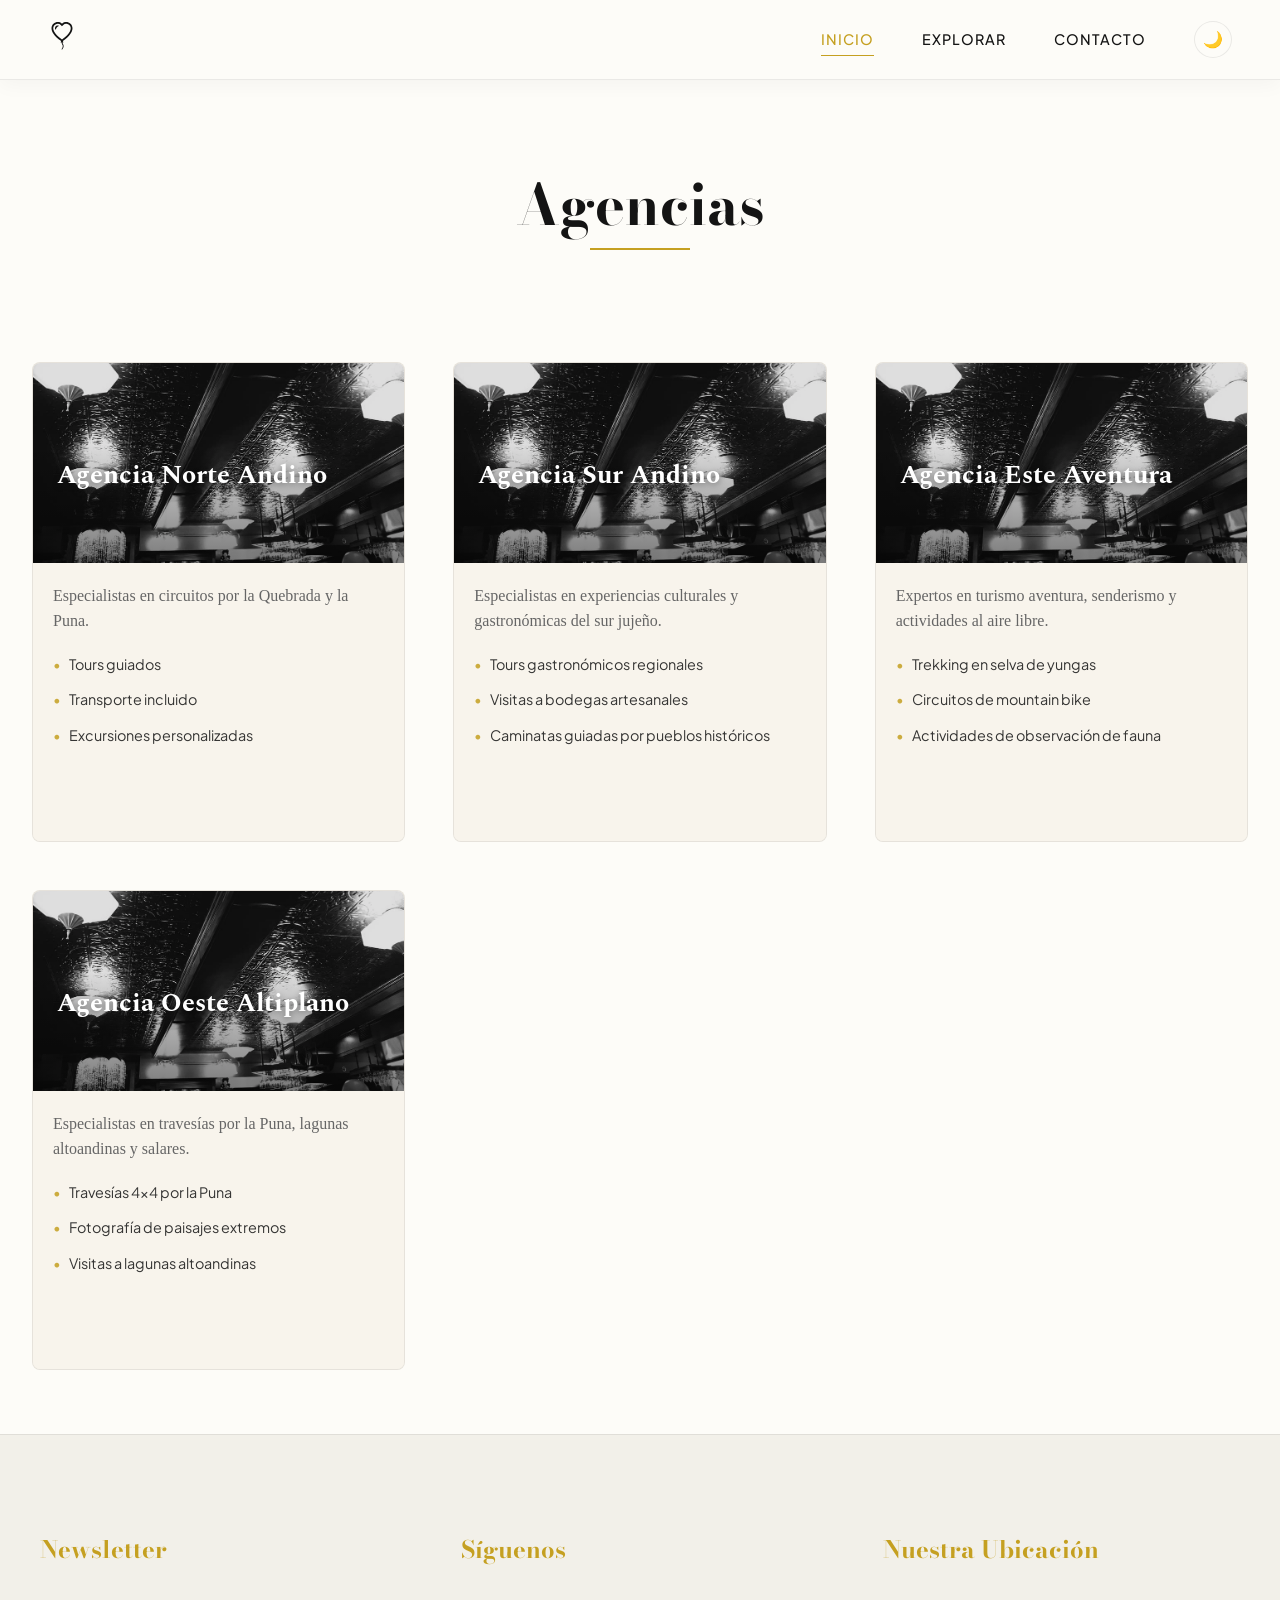
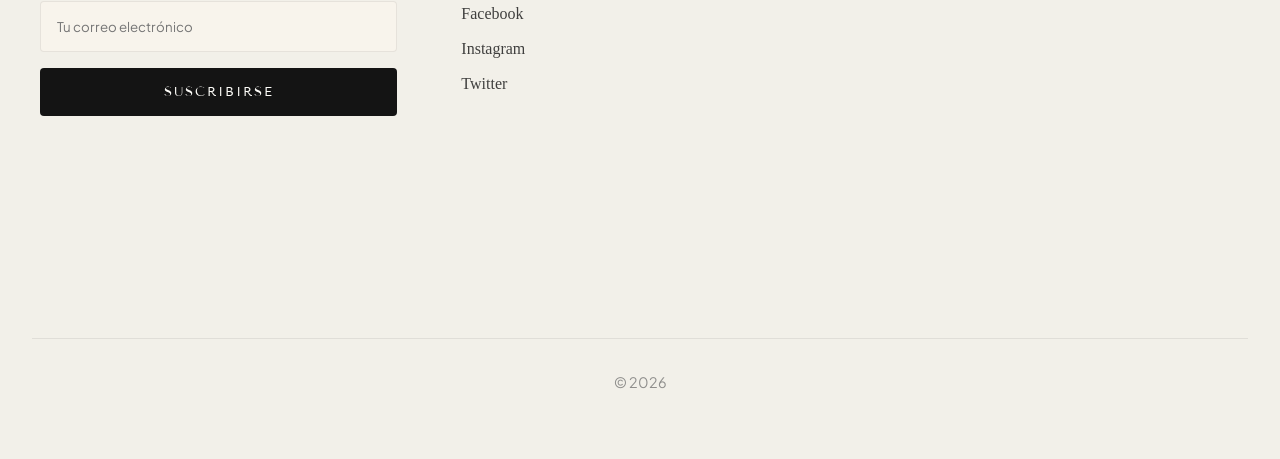
<file: agencies.html>
<!DOCTYPE html>
<html lang="es">

<head>
    <meta charset="UTF-8">
    <meta name="viewport" content="width=device-width, initial-scale=1.0">
    <title>Agencias</title>
    <link
        href="https://fonts.googleapis.com/css2?family=Bodoni+Moda:ital,opsz,wght@0,6..96,400..900;1,6..96,400..900&family=Plus+Jakarta+Sans:wght@300;400;500;600&family=Spectral:wght@400;500;600&family=Tenor+Sans&display=swap"
        rel="stylesheet">
    <link rel="stylesheet" href="css/global.css">
</head>

<body>
    <header class="header">
        <div class="header__container">
            <a class="header__logo" href="index.html">
                <svg xmlns="http://www.w3.org/2000/svg" fill="currentColor" class="bi bi-balloon-heart"
                    viewBox="0 0 16 16">
                    <path fill-rule="evenodd"
                        d="m8 2.42-.717-.737c-1.13-1.161-3.243-.777-4.01.72-.35.685-.451 1.707.236 3.062C4.16 6.753 5.52 8.32 8 10.042c2.479-1.723 3.839-3.29 4.491-4.577.687-1.355.587-2.377.236-3.061-.767-1.498-2.88-1.882-4.01-.721zm-.49 8.5c-10.78-7.44-3-13.155.359-10.063q.068.062.132.129.065-.067.132-.129c3.36-3.092 11.137 2.624.357 10.063l.235.468a.25.25 0 1 1-.448.224l-.008-.017c.008.11.02.202.037.29.054.27.161.488.419 1.003.288.578.235 1.15.076 1.629-.157.469-.422.867-.588 1.115l-.004.007a.25.25 0 1 1-.416-.278c.168-.252.4-.6.533-1.003.133-.396.163-.824-.049-1.246l-.013-.028c-.24-.48-.38-.758-.448-1.102a3 3 0 0 1-.052-.45l-.04.08a.25.25 0 1 1-.447-.224l.235-.468ZM6.013 2.06c-.649-.18-1.483.083-1.85.798-.131.258-.245.689-.08 1.335.063.244.414.198.487-.043.21-.697.627-1.447 1.359-1.692.217-.073.304-.337.084-.398" />
                </svg>
            </a>
            <nav class="nav" aria-label="Navegación principal">
                <ul class="nav__list">
                    <li class="nav__item"><a class="nav__link nav__link--active" href="index.html" aria-current="page">Inicio</a></li>
                    <li class="nav__item nav__item--dropdown">
                        <a class="nav__link" href="#" aria-haspopup="true" aria-expanded="false">Explorar</a>
                        <div class="nav__menu" role="menu">
                            <ul class="nav__sublist">
                                <li class="nav__sublist__item"><a class="nav__sublist__link"
                                        href="destinations.html">Destinos</a></li>
                                <li class="nav__sublist__item"><a class="nav__sublist__link"
                                        href="agencies.html">Agencias</a></li>
                                <li class="nav__sublist__item"><a class="nav__sublist__link"
                                        href="pricing.html">Precios</a></li>
                                <li class="nav__sublist__item"><a class="nav__sublist__link"
                                        href="travel-blog.html">Blog</a></li>
                            </ul>
                        </div>
                    </li>
                    <li class="nav__item"><a class="nav__link" href="contact-form.html">Contacto</a></li>

                    <li class="nav__item">
                        <a class="nav__link">
                            <button id="theme-toggle" class="theme-toggle">🌙</button>
                        </a>
                    </li>
                </ul>
            </nav>
        </div>
    </header>
    <main class="main">
        <h2 class="main__title">Agencias</h2>
        <section class="agencies-grid">
            <article class="agency-card">
                <div class="agency-card__header">
                    <img class="agency-card__header-image" src="assets/img/agency_placeholder.jpg" alt="Agency Image">
                    <div class="agency-card__header-overlay">
                        <h3 class="agency-card__title">Agencia Norte Andino</h3>
                        <div class="rating" role="radiogroup" aria-label="Calificación de la agencia">
                            <input class="rating__input" type="radio" id="norte-5" name="rating-norte" value="5" aria-label="5 estrellas" />
                            <label class="rating__star" for="norte-5">★</label>
                            <input class="rating__input" type="radio" id="norte-4" name="rating-norte" value="4" aria-label="4 estrellas"/>
                            <label class="rating__star" for="norte-4">★</label>
                            <input class="rating__input" type="radio" id="norte-3" name="rating-norte" value="3" aria-label="3 estrellas"/>
                            <label class="rating__star" for="norte-3">★</label>
                            <input class="rating__input" type="radio" id="norte-2" name="rating-norte" value="2" aria-label="2 estrellas"/>
                            <label class="rating__star" for="norte-2">★</label>
                            <input class="rating__input" type="radio" id="norte-1" name="rating-norte" value="1" aria-label="1 estrella"/>
                            <label class="rating__star" for="norte-1">★</label>
                        </div>
                    </div>
                </div>
                <div class="agency-card__flip-container">
                    <div class="agency-card__inner">
                        <div class="agency-card__face agency-card__face--front">
                            <p class="agency-card__summary">Especialistas en circuitos por la Quebrada y la Puna.</p>
                            <ul class="agency-card__features">
                                <li class="agency-card__feature">Tours guiados</li>
                                <li class="agency-card__feature">Transporte incluido</li>
                                <li class="agency-card__feature">Excursiones personalizadas</li>
                            </ul>
                        </div>
                        <div class="agency-card__face agency-card__face--back">
                            <h3 class="agency-card__subtitle">Detalles</h3>
                            <div class="agency-card__info">
                                <p class="agency-card__detail"><strong>Dirección:</strong> Av. Principal 123, San
                                    Salvador de Jujuy</p>
                                <p class="agency-card__detail"><strong>Teléfono:</strong> (0388) 123-4567</p>
                                <p class="agency-card__detail"><strong>Email:</strong> contacto@norteandino.com</p>
                                <p class="agency-card__detail"><strong>Sitio web:</strong>
                                    <a class="agency-card__link" href="#" target="_blank">
                                        www.norteandino.com
                                    </a>
                                </p>
                            </div>
                        </div>
                    </div>
                </div>
            </article>
            <article class="agency-card">
                <div class="agency-card__header">
                    <img class="agency-card__header-image" src="assets/img/agency_placeholder.jpg" alt="Agency Image">
                    <div class="agency-card__header-overlay">
                        <h3 class="agency-card__title">Agencia Sur Andino</h3>
                        <div class="rating">
                            <input class="rating__input" type="radio" id="sur-5" name="rating-sur" value="5" />
                            <label class="rating__star" for="sur-5">★</label>
                            <input class="rating__input" type="radio" id="sur-4" name="rating-sur" value="4" />
                            <label class="rating__star" for="sur-4">★</label>
                            <input class="rating__input" type="radio" id="sur-3" name="rating-sur" value="3" />
                            <label class="rating__star" for="sur-3">★</label>
                            <input class="rating__input" type="radio" id="sur-2" name="rating-sur" value="2" />
                            <label class="rating__star" for="sur-2">★</label>
                            <input class="rating__input" type="radio" id="sur-1" name="rating-sur" value="1" />
                            <label class="rating__star" for="sur-1">★</label>
                        </div>
                    </div>
                </div>
                <div class="agency-card__flip-container">
                    <div class="agency-card__inner">
                        <div class="agency-card__face agency-card__face--front">
                            <p class="agency-card__summary">Especialistas en experiencias culturales y gastronómicas del
                                sur jujeño.</p>
                            <ul class="agency-card__features">
                                <li class="agency-card__feature">Tours gastronómicos regionales</li>
                                <li class="agency-card__feature">Visitas a bodegas artesanales</li>
                                <li class="agency-card__feature">Caminatas guiadas por pueblos históricos</li>
                            </ul>
                        </div>
                        <div class="agency-card__face agency-card__face--back">
                            <h3 class="agency-card__subtitle">Detalles</h3>
                            <div class="agency-card__info">
                                <p class="agency-card__detail"><strong>Dirección:</strong> Calle San Martín 245, San
                                    Salvador de Jujuy</p>
                                <p class="agency-card__detail"><strong>Teléfono:</strong> (0388) 421-8890</p>
                                <p class="agency-card__detail"><strong>Email:</strong> contacto@surandino.com</p>
                                <p class="agency-card__detail"><strong>Sitio web:</strong>
                                    <a class="agency-card__link" href="#" target="_blank">
                                        www.surandino.com
                                    </a>
                                </p>
                            </div>
                        </div>
                    </div>
                </div>
            </article>
            <article class="agency-card">
                <div class="agency-card__header">
                    <img class="agency-card__header-image" src="assets/img/agency_placeholder.jpg" alt="Agency Image">
                    <div class="agency-card__header-overlay">
                        <h3 class="agency-card__title">Agencia Este Aventura</h3>
                        <div class="rating">
                            <input class="rating__input" type="radio" id="este-5" name="rating-este" value="5" />
                            <label class="rating__star" for="este-5">★</label>
                            <input class="rating__input" type="radio" id="este-4" name="rating-este" value="4" />
                            <label class="rating__star" for="este-4">★</label>
                            <input class="rating__input" type="radio" id="este-3" name="rating-este" value="3" />
                            <label class="rating__star" for="este-3">★</label>
                            <input class="rating__input" type="radio" id="este-2" name="rating-este" value="2" />
                            <label class="rating__star" for="este-2">★</label>
                            <input class="rating__input" type="radio" id="este-1" name="rating-este" value="1" />
                            <label class="rating__star" for="este-1">★</label>
                        </div>
                    </div>
                </div>
                <div class="agency-card__flip-container">
                    <div class="agency-card__inner">
                        <div class="agency-card__face agency-card__face--front">
                            <p class="agency-card__summary">Expertos en turismo aventura, senderismo y actividades al
                                aire libre.</p>
                            <ul class="agency-card__features">
                                <li class="agency-card__feature">Trekking en selva de yungas</li>
                                <li class="agency-card__feature">Circuitos de mountain bike</li>
                                <li class="agency-card__feature">Actividades de observación de fauna</li>
                            </ul>
                        </div>
                        <div class="agency-card__face agency-card__face--back">
                            <h3 class="agency-card__subtitle">Detalles</h3>
                            <div class="agency-card__info">
                                <p class="agency-card__detail"><strong>Dirección:</strong> Av. Forestal 890, Libertador
                                    Gral. San Martín</p>
                                <p class="agency-card__detail"><strong>Teléfono:</strong> (0388) 478-3321</p>
                                <p class="agency-card__detail"><strong>Email:</strong> reservas@esteaventura.com</p>
                                <p class="agency-card__detail"><strong>Sitio web:</strong>
                                    <a class="agency-card__link" href="#" target="_blank">
                                        www.esteaventura.com
                                    </a>
                                </p>
                            </div>
                        </div>
                    </div>
                </div>
            </article>
            <article class="agency-card">
                <div class="agency-card__header">
                    <img class="agency-card__header-image" src="assets/img/agency_placeholder.jpg" alt="Agency Image">
                    <div class="agency-card__header-overlay">
                        <h3 class="agency-card__title">Agencia Oeste Altiplano</h3>
                        <div class="rating">
                            <input class="rating__input" type="radio" id="oeste-5" name="rating-oeste" value="5" />
                            <label class="rating__star" for="oeste-5">★</label>
                            <input class="rating__input" type="radio" id="oeste-4" name="rating-oeste" value="4" />
                            <label class="rating__star" for="oeste-4">★</label>
                            <input class="rating__input" type="radio" id="oeste-3" name="rating-oeste" value="3" />
                            <label class="rating__star" for="oeste-3">★</label>
                            <input class="rating__input" type="radio" id="oeste-2" name="rating-oeste" value="2" />
                            <label class="rating__star" for="oeste-2">★</label>
                            <input class="rating__input" type="radio" id="oeste-1" name="rating-oeste" value="1" />
                            <label class="rating__star" for="oeste-1">★</label>
                        </div>
                    </div>
                </div>
                <div class="agency-card__flip-container">
                    <div class="agency-card__inner">
                        <div class="agency-card__face agency-card__face--front">
                            <p class="agency-card__summary">Especialistas en travesías por la Puna, lagunas altoandinas
                                y salares.</p>
                            <ul class="agency-card__features">
                                <li class="agency-card__feature">Travesías 4x4 por la Puna</li>
                                <li class="agency-card__feature">Fotografía de paisajes extremos</li>
                                <li class="agency-card__feature">Visitas a lagunas altoandinas</li>
                            </ul>
                        </div>
                        <div class="agency-card__face agency-card__face--back">
                            <h3 class="agency-card__subtitle">Detalles</h3>
                            <div class="agency-card__info">
                                <p class="agency-card__detail"><strong>Dirección:</strong> Ruta Provincial 7, Abra Pampa
                                </p>
                                <p class="agency-card__detail"><strong>Teléfono:</strong> (0388) 402-7712</p>
                                <p class="agency-card__detail"><strong>Email:</strong> info@oestealtiplano.com</p>
                                <p class="agency-card__detail"><strong>Sitio web:</strong>
                                    <a class="agency-card__link" href="#" target="_blank">
                                        www.oestealtiplano.com
                                    </a>
                                </p>
                            </div>
                        </div>
                    </div>
                </div>
            </article>
        </section>
    </main>
    <footer class="footer">
        <div class="footer__container">
            <section class="footer__section footer__section--newsletter">
                <h4 class="footer__title">Newsletter</h4>
                <form class="newsletter-form" action="#">
                    <input class="newsletter-form__input" type="email" placeholder="Tu correo electrónico"  aria-label="Correo electrónico" required>
                    <button type="submit" class="newsletter-form__button">Suscribirse</button>
                </form>
            </section>
            <section class="footer__section footer__section--social">
                <h4 class="footer__title">Síguenos</h4>
                <div class="social-links">
                    <a class="social-links__link" href="#" aria-label="Ir a Facebook">Facebook</a>
                    <a class="social-links__link" href="#" aria-label="Ir a Instagram">Instagram</a>
                    <a class="social-links__link" href="#" aria-label="Ir a Twitter">Twitter</a>
                </div>
            </section>
            <section class="footer__section footer__section--map">
                <h4 class="footer__title">Nuestra Ubicación</h4>
                <div class="map-container">
                    <iframe class="map-container__iframe"
                        src="https://www.google.com/maps/embed?pb=!1m18!1m12!1m3!1d3282.999999999!2d-58.381559!3d-34.603684!2m3!1f0!2f0!3f0!3m2!1i1024!2i768!4f13.1!3m3!1m2!1s0x95bccac7ff000001%3A0x123456789abcdef!2sObelisco!5e0!3m2!1ses-419!2sar!4v1700000000000"
                        style="border:0;" allowfullscreen="" loading="lazy" referrerpolicy="no-referrer-when-downgrade">
                    </iframe>
                </div>
            </section>
        </div>
        <div class="footer__bottom">
            <p class="footer__copyright">&copy; 2026</p>
        </div>
    </footer>

    <script src="./script.js"></script>
</body>

</html>
</file>
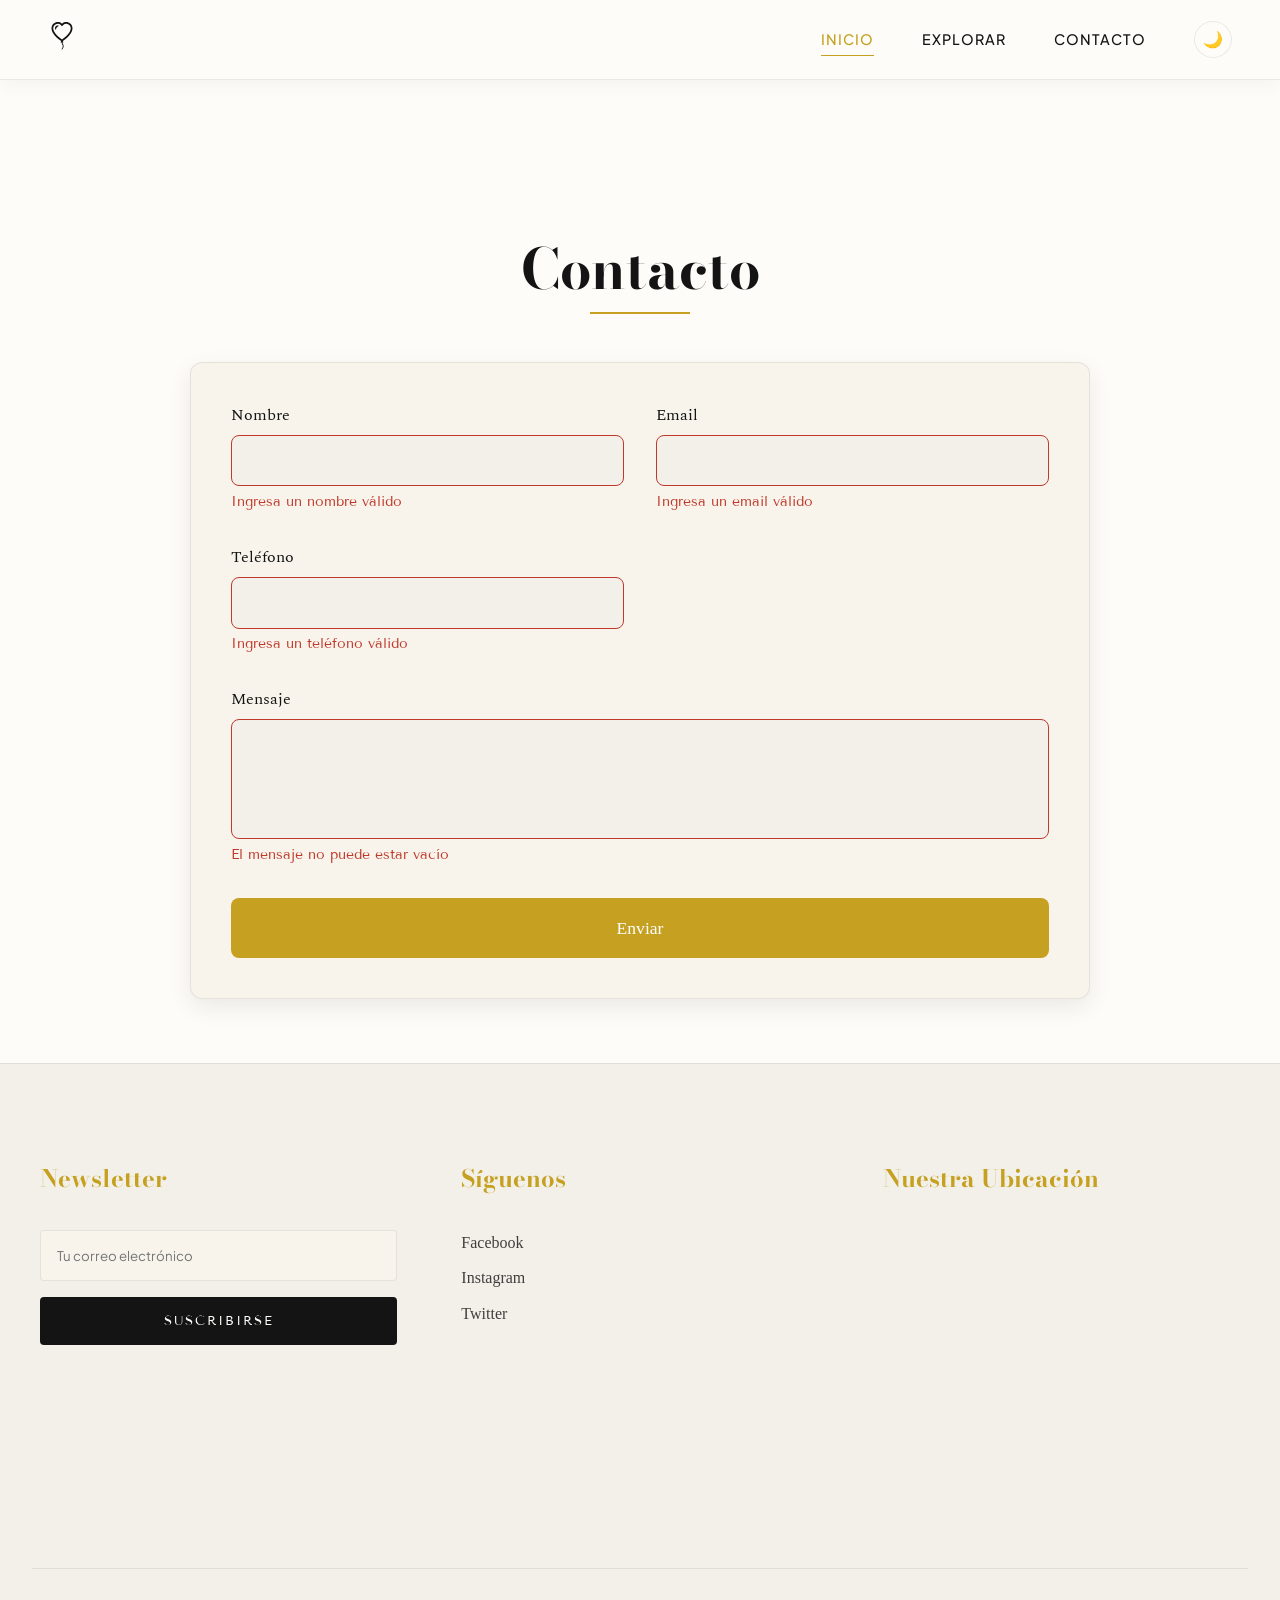
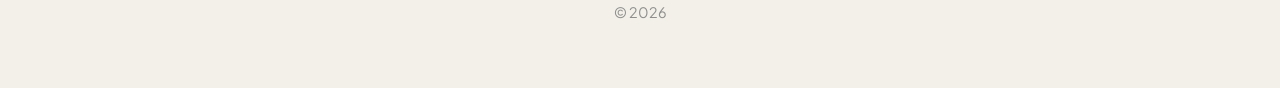
<file: contact-form.html>
<!DOCTYPE html>
<html lang="es">

<head>
    <meta charset="UTF-8">
    <meta name="viewport" content="width=device-width, initial-scale=1.0">
    <title>Contacto</title>
    <link
        href="https://fonts.googleapis.com/css2?family=Bodoni+Moda:ital,opsz,wght@0,6..96,400..900;1,6..96,400..900&family=Plus+Jakarta+Sans:wght@300;400;500;600&family=Spectral:wght@400;500;600&family=Tenor+Sans&display=swap"
        rel="stylesheet">
    <link rel="stylesheet" href="css/global.css">
</head>

<body>
    <header class="header">
        <div class="header__container">
            <a class="header__logo" href="index.html">
                <svg xmlns="http://www.w3.org/2000/svg" fill="currentColor" class="bi bi-balloon-heart"
                    viewBox="0 0 16 16">
                    <path fill-rule="evenodd"
                        d="m8 2.42-.717-.737c-1.13-1.161-3.243-.777-4.01.72-.35.685-.451 1.707.236 3.062C4.16 6.753 5.52 8.32 8 10.042c2.479-1.723 3.839-3.29 4.491-4.577.687-1.355.587-2.377.236-3.061-.767-1.498-2.88-1.882-4.01-.721zm-.49 8.5c-10.78-7.44-3-13.155.359-10.063q.068.062.132.129.065-.067.132-.129c3.36-3.092 11.137 2.624.357 10.063l.235.468a.25.25 0 1 1-.448.224l-.008-.017c.008.11.02.202.037.29.054.27.161.488.419 1.003.288.578.235 1.15.076 1.629-.157.469-.422.867-.588 1.115l-.004.007a.25.25 0 1 1-.416-.278c.168-.252.4-.6.533-1.003.133-.396.163-.824-.049-1.246l-.013-.028c-.24-.48-.38-.758-.448-1.102a3 3 0 0 1-.052-.45l-.04.08a.25.25 0 1 1-.447-.224l.235-.468ZM6.013 2.06c-.649-.18-1.483.083-1.85.798-.131.258-.245.689-.08 1.335.063.244.414.198.487-.043.21-.697.627-1.447 1.359-1.692.217-.073.304-.337.084-.398" />
                </svg>
            </a>
            <nav class="nav" aria-label="Navegación principal">
                <ul class="nav__list">
                    <li class="nav__item"><a class="nav__link nav__link--active" href="index.html"
                            aria-current="page">Inicio</a></li>
                    <li class="nav__item nav__item--dropdown">
                        <a class="nav__link" href="#" aria-haspopup="true" aria-expanded="false">Explorar</a>
                        <div class="nav__menu" role="menu">
                            <ul class="nav__sublist">
                                <li class="nav__sublist__item"><a class="nav__sublist__link"
                                        href="destinations.html">Destinos</a></li>
                                <li class="nav__sublist__item"><a class="nav__sublist__link"
                                        href="agencies.html">Agencias</a></li>
                                <li class="nav__sublist__item"><a class="nav__sublist__link"
                                        href="pricing.html">Precios</a></li>
                                <li class="nav__sublist__item"><a class="nav__sublist__link"
                                        href="travel-blog.html">Blog</a></li>
                            </ul>
                        </div>
                    </li>
                    <li class="nav__item"><a class="nav__link" href="contact-form.html">Contacto</a></li>

                    <li class="nav__item">
                        <a class="nav__link">
                            <button id="theme-toggle" class="theme-toggle">🌙</button>
                        </a>
                    </li>
                </ul>
            </nav>
        </div>
    </header>
    <main>
        <section class="contact" aria-labelledby="titulo-contacto">
            <h2 class="contact__title">Contacto</h2>
            <div class="contact-loading" id="contact-loading" role="status" aria-live="polite">
                <div class="contact-loading__spinner"></div>
            </div>
            <div class="contact-modal" id="contact-modal" role="dialog" aria-modal="true" aria-labelledby="modal-title">
                <div class="contact-modal__content">
                    <h3 class="contact-modal__title">¡Mensaje enviado!</h3>
                    <p class="contact-modal__text">Gracias por contactarte con nosotros. Te responderemos pronto.</p>
                    <a href="#" class="contact-modal__close" aria-label="Cerrar mensaje">Cerrar</a>
                </div>
            </div>
            <form class="contact-form" novalidate aria-label="Formulario de contacto">
                <div class="contact-form__group">
                    <label class="contact-form__label" for="name">Nombre</label>
                    <input class="contact-form__input" type="text" id="name" required>
                    <span class="contact-form__error">Ingresa un nombre válido</span>
                </div>
                <div class="contact-form__group">
                    <label class="contact-form__label" for="email">Email</label>
                    <input class="contact-form__input" type="email" id="email" required>
                    <span class="contact-form__error">Ingresa un email válido</span>
                </div>
                <div class="contact-form__group">
                    <label class="contact-form__label" for="phone">Teléfono</label>
                    <input class="contact-form__input" type="tel" id="phone" pattern="[0-9]{7,15}" required
                        aria-required="true" aria-describedby="error-phone">
                    <span class="contact-form__error">Ingresa un teléfono válido</span>
                </div>
                <div class="contact-form__group contact-form__group--full">
                    <label class="contact-form__label" for="message">Mensaje</label>
                    <textarea class="contact-form__input contact-form__textarea" id="message" required
                        aria-required="true" aria-describedby="error-message"></textarea>
                    <span class="contact-form__error">El mensaje no puede estar vacío</span>
                </div>
                <a href="#contact-loading" class="contact-form__button" role="button" aria-label="Enviar formulario">
                    <span class="contact-form__button-text">Enviar</span>
                </a>
            </form>
        </section>
    </main>
    <footer class="footer">
        <div class="footer__container">
            <section class="footer__section footer__section--newsletter">
                <h4 class="footer__title">Newsletter</h4>
                <form class="newsletter-form" action="#">
                    <input class="newsletter-form__input" type="email" placeholder="Tu correo electrónico" required>
                    <button type="submit" class="newsletter-form__button" aria-label="Suscribirse al newsletter">Suscribirse</button>
                </form>
            </section>
            <section class="footer__section footer__section--social">
                <h4 class="footer__title">Síguenos</h4>
                <div class="social-links">
                    <a class="social-links__link" href="#" aria-label="Ir a Facebook">Facebook</a>
                    <a class="social-links__link" href="#" aria-label="Ir a Instagram">Instagram</a>
                    <a class="social-links__link" href="#" aria-label="Ir a Twitter">Twitter</a>
                </div>
            </section>
            <section class="footer__section footer__section--map">
                <h4 class="footer__title">Nuestra Ubicación</h4>
                <div class="map-container">
                    <iframe class="map-container__iframe"
                        src="https://www.google.com/maps/embed?pb=!1m18!1m12!1m3!1d3282.999999999!2d-58.381559!3d-34.603684!2m3!1f0!2f0!3f0!3m2!1i1024!2i768!4f13.1!3m3!1m2!1s0x95bccac7ff000001%3A0x123456789abcdef!2sObelisco!5e0!3m2!1ses-419!2sar!4v1700000000000"
                        style="border:0;" allowfullscreen="" loading="lazy" referrerpolicy="no-referrer-when-downgrade">
                    </iframe>
                </div>
            </section>
        </div>
        <div class="footer__bottom">
            <p class="footer__copyright">&copy; 2026</p>
        </div>
    </footer>

    <script src="./script.js"></script>
</body>

</html>
</file>
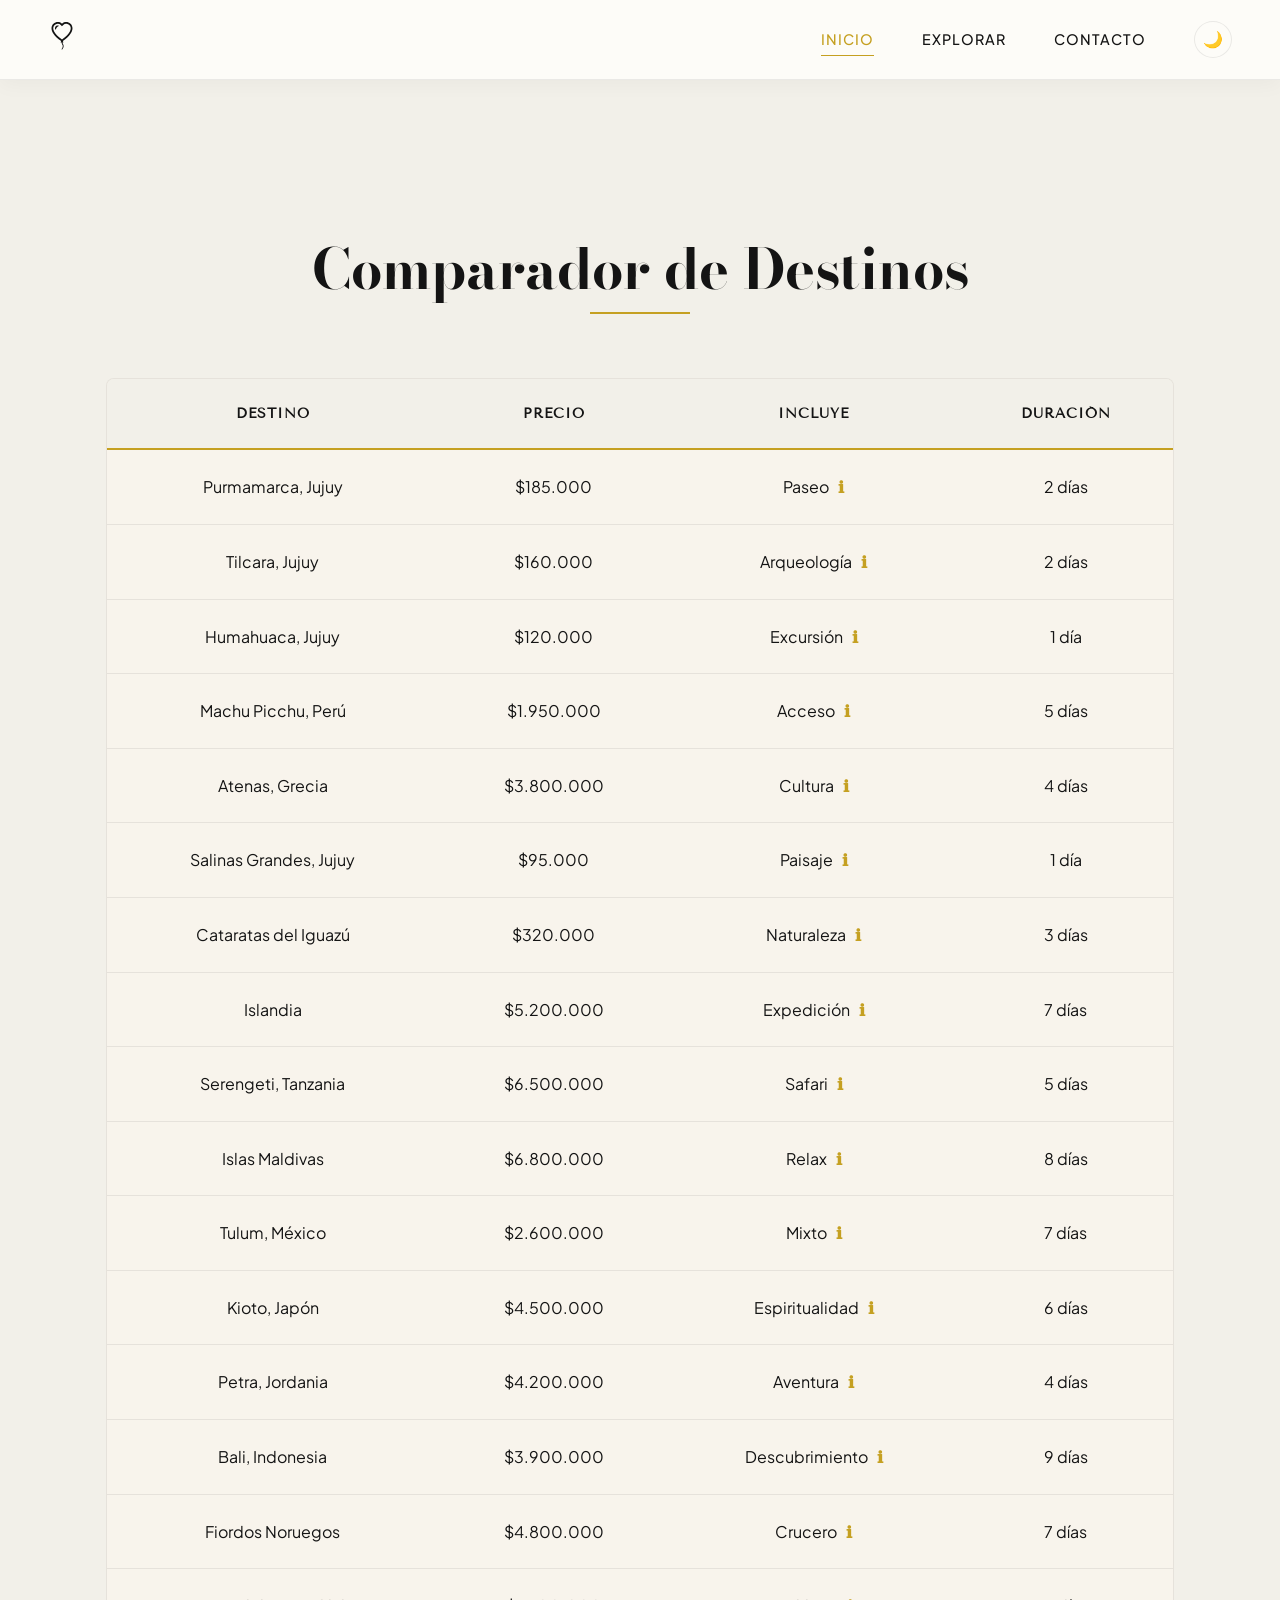
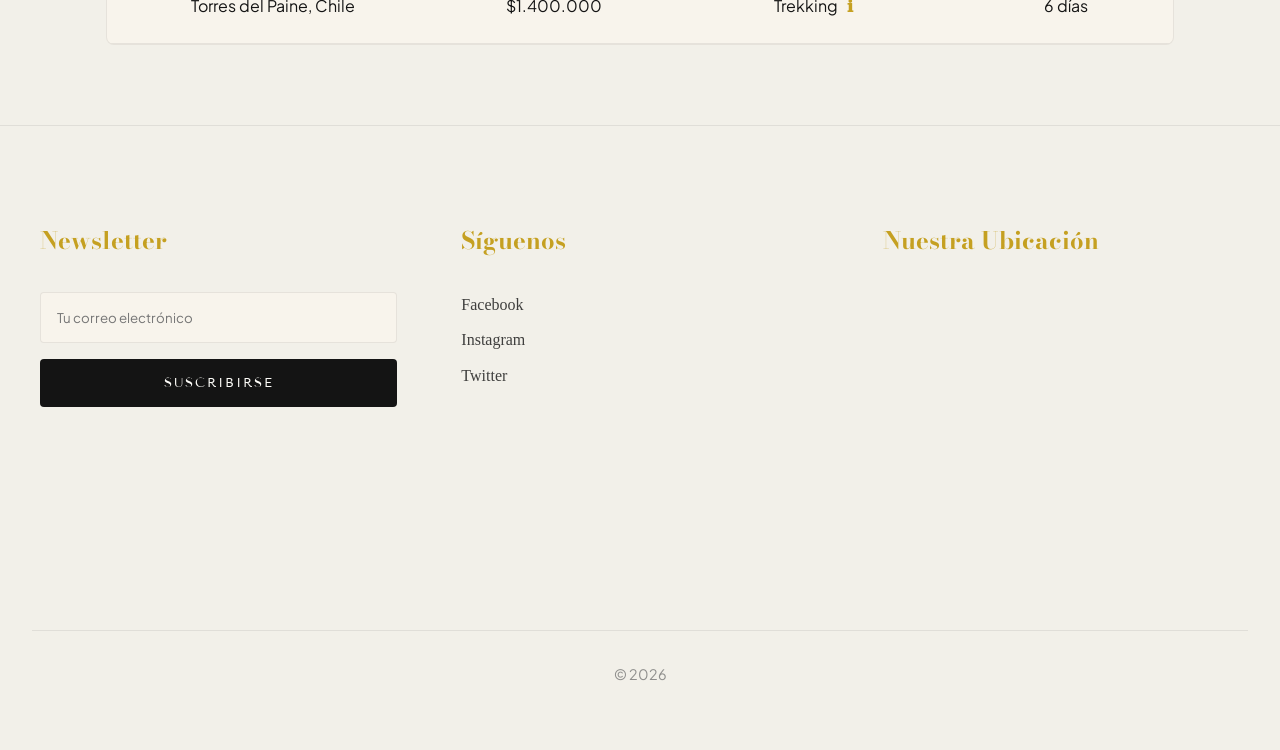
<file: pricing.html>
<!DOCTYPE html>
<html lang="es">

<head>
    <meta charset="UTF-8">
    <meta name="viewport" content="width=device-width, initial-scale=1.0">
    <title>Precios</title>
    <link
        href="https://fonts.googleapis.com/css2?family=Bodoni+Moda:ital,opsz,wght@0,6..96,400..900;1,6..96,400..900&family=Plus+Jakarta+Sans:wght@300;400;500;600&family=Spectral:wght@400;500;600&family=Tenor+Sans&display=swap"
        rel="stylesheet">
    <link rel="stylesheet" href="css/global.css">
</head>

<body>
    <header class="header">
        <div class="header__container">
            <a class="header__logo" href="index.html">
                <svg xmlns="http://www.w3.org/2000/svg" fill="currentColor" class="bi bi-balloon-heart"
                    viewBox="0 0 16 16">
                    <path fill-rule="evenodd"
                        d="m8 2.42-.717-.737c-1.13-1.161-3.243-.777-4.01.72-.35.685-.451 1.707.236 3.062C4.16 6.753 5.52 8.32 8 10.042c2.479-1.723 3.839-3.29 4.491-4.577.687-1.355.587-2.377.236-3.061-.767-1.498-2.88-1.882-4.01-.721zm-.49 8.5c-10.78-7.44-3-13.155.359-10.063q.068.062.132.129.065-.067.132-.129c3.36-3.092 11.137 2.624.357 10.063l.235.468a.25.25 0 1 1-.448.224l-.008-.017c.008.11.02.202.037.29.054.27.161.488.419 1.003.288.578.235 1.15.076 1.629-.157.469-.422.867-.588 1.115l-.004.007a.25.25 0 1 1-.416-.278c.168-.252.4-.6.533-1.003.133-.396.163-.824-.049-1.246l-.013-.028c-.24-.48-.38-.758-.448-1.102a3 3 0 0 1-.052-.45l-.04.08a.25.25 0 1 1-.447-.224l.235-.468ZM6.013 2.06c-.649-.18-1.483.083-1.85.798-.131.258-.245.689-.08 1.335.063.244.414.198.487-.043.21-.697.627-1.447 1.359-1.692.217-.073.304-.337.084-.398" />
                </svg>
            </a>
            <nav class="nav" aria-label="Navegación principal">
                <ul class="nav__list">
                    <li class="nav__item"><a class="nav__link nav__link--active" href="index.html"
                            aria-current="page">Inicio</a></li>
                    <li class="nav__item nav__item--dropdown">
                        <a class="nav__link" href="#" aria-haspopup="true" aria-expanded="false">Explorar</a>
                        <div class="nav__menu" role="menu">
                            <ul class="nav__sublist">
                                <li class="nav__sublist__item"><a class="nav__sublist__link"
                                        href="destinations.html">Destinos</a></li>
                                <li class="nav__sublist__item"><a class="nav__sublist__link"
                                        href="agencies.html">Agencias</a></li>
                                <li class="nav__sublist__item"><a class="nav__sublist__link"
                                        href="pricing.html">Precios</a></li>
                                <li class="nav__sublist__item"><a class="nav__sublist__link"
                                        href="travel-blog.html">Blog</a></li>
                            </ul>
                        </div>
                    </li>
                    <li class="nav__item"><a class="nav__link" href="contact-form.html">Contacto</a></li>

                    <li class="nav__item">
                        <a class="nav__link">
                            <button id="theme-toggle" class="theme-toggle">🌙</button>
                        </a>
                    </li>
                </ul>
            </nav>
        </div>
    </header>
    <main>
        <section class="pricing" aria-labelledby="titulo-precios">
            <h2 class="pricing__title">Comparador de Destinos</h2>

            <div class="pricing__table-container" role="region" aria-label="Tabla comparativa de destinos">
                <table class="pricing__table" aria-describedby="descripcion-tabla">
                    <thead>
                        <tr>
                            <th>Destino</th>
                            <th>Precio</th>
                            <th>Incluye</th>
                            <th>Duración</th>
                        </tr>
                    </thead>

                    <tbody>

                        <tr>
                            <td data-label="Destino">Purmamarca, Jujuy</td>
                            <td data-label="Precio">$185.000</td>
                            <td data-label="Incluye">
                                Paseo
                                <span class="tooltip" tabindex="0" aria-describedby="tip-purmamarca">ℹ
                                    <span class="tooltip__text" id="tip-purmamarca" role="tooltip">Incluye visita al
                                        Cerro de Siete Colores y guía
                                        local.</span>
                                </span>
                            </td>
                            <td data-label="Duración">2 días</td>
                        </tr>

                        <tr>
                            <td data-label="Destino">Tilcara, Jujuy</td>
                            <td data-label="Precio">$160.000</td>
                            <td data-label="Incluye">
                                Arqueología
                                <span class="tooltip" tabindex="0" aria-describedby="tip-tilcara">ℹ
                                    <span class="tooltip__text" id="tip-tilcara" role="tooltip">Acceso al Pucará y
                                        recorrido por el pueblo
                                        histórico.</span>
                                </span>
                            </td>
                            <td data-label="Duración">2 días</td>
                        </tr>

                        <tr>
                            <td data-label="Destino">Humahuaca, Jujuy</td>
                            <td data-label="Precio">$120.000</td>
                            <td data-label="Incluye">
                                Excursión
                                <span class="tooltip" tabindex="0" aria-describedby="tip-humahuaca">ℹ
                                    <span class="tooltip__text" id="tip-humahuaca" role="tooltip">Visita al Monumento a
                                        la Independencia y centro
                                        histórico.</span>
                                </span>
                            </td>
                            <td data-label="Duración">1 día</td>
                        </tr>

                        <tr>
                            <td data-label="Destino">Machu Picchu, Perú</td>
                            <td data-label="Precio">$1.950.000</td>
                            <td data-label="Incluye">
                                Acceso
                                <span class="tooltip" tabindex="0" aria-describedby="tip-machupicchu">ℹ
                                    <span class="tooltip__text" id="tip-machupicchu" role="tooltip">Incluye acceso
                                        ilimitado a ruinas y guía
                                        turístico.</span>
                                </span>
                            </td>
                            <td data-label="Duración">5 días</td>
                        </tr>

                        <tr>
                            <td data-label="Destino">Atenas, Grecia</td>
                            <td data-label="Precio">$3.800.000</td>
                            <td data-label="Incluye">
                                Cultura
                                <span class="tooltip" tabindex="0" aria-describedby="tip-atenas">ℹ
                                    <span class="tooltip__text" id="tip-atenas" role="tooltip">Entradas a la Acrópolis y
                                        museos arqueológicos.</span>
                                </span>
                            </td>
                            <td data-label="Duración">4 días</td>
                        </tr>

                        <tr>
                            <td data-label="Destino">Salinas Grandes, Jujuy</td>
                            <td data-label="Precio">$95.000</td>
                            <td data-label="Incluye">
                                Paisaje
                                <span class="tooltip" tabindex="0" aria-describedby="tip-salinas">ℹ
                                    <span class="tooltip__text" id="tip-salinas" role="tooltip">Traslado y guía para
                                        fotos en los piletones de
                                        sal.</span>
                                </span>
                            </td>
                            <td data-label="Duración">1 día</td>
                        </tr>

                        <tr>
                            <td data-label="Destino">Cataratas del Iguazú</td>
                            <td data-label="Precio">$320.000</td>
                            <td data-label="Incluye">
                                Naturaleza
                                <span class="tooltip" tabindex="0" aria-describedby="tip-iguazu">ℹ
                                    <span class="tooltip__text" id="tip-iguazu" role="tooltip">Entradas al parque
                                        nacional y paseo en lancha.</span>
                                </span>
                            </td>
                            <td data-label="Duración">3 días</td>
                        </tr>

                        <tr>
                            <td data-label="Destino">Islandia</td>
                            <td data-label="Precio">$5.200.000</td>
                            <td data-label="Incluye">
                                Expedición
                                <span class="tooltip" tabindex="0" aria-describedby="tip-islandia">ℹ
                                    <span class="tooltip__text" id="tip-islandia" role="tooltip">Tour de Auroras
                                        Boreales y cuevas de hielo.</span>
                                </span>
                            </td>
                            <td data-label="Duración">7 días</td>
                        </tr>

                        <tr>
                            <td data-label="Destino">Serengeti, Tanzania</td>
                            <td data-label="Precio">$6.500.000</td>
                            <td data-label="Incluye">
                                Safari
                                <span class="tooltip" tabindex="0" aria-describedby="tip-serengeti">ℹ
                                    <span class="tooltip__text" id="tip-serengeti" role="tooltip">Safari completo con
                                        alojamiento en campamento de
                                        lujo.</span>
                                </span>
                            </td>
                            <td data-label="Duración">5 días</td>
                        </tr>

                        <tr>
                            <td data-label="Destino">Islas Maldivas</td>
                            <td data-label="Precio">$6.800.000</td>
                            <td data-label="Incluye">
                                Relax
                                <span class="tooltip" tabindex="0" aria-describedby="tip-maldivas">ℹ
                                    <span class="tooltip__text" id="tip-maldivas" role="tooltip">Estadía en bungalow
                                        sobre el agua y equipo de
                                        snorkel.</span>
                                </span>
                            </td>
                            <td data-label="Duración">8 días</td>
                        </tr>

                        <tr>
                            <td data-label="Destino">Tulum, México</td>
                            <td data-label="Precio">$2.600.000</td>
                            <td data-label="Incluye">
                                Mixto
                                <span class="tooltip" tabindex="0" aria-describedby="tip-tulum">ℹ
                                    <span class="tooltip__text" id="tip-tulum" role="tooltip">Acceso a ruinas mayas
                                        frente al mar y cenotes.</span>
                                </span>
                            </td>
                            <td data-label="Duración">7 días</td>
                        </tr>

                        <tr>
                            <td data-label="Destino">Kioto, Japón</td>
                            <td data-label="Precio">$4.500.000</td>
                            <td data-label="Incluye">
                                Espiritualidad
                                <span class="tooltip" tabindex="0" aria-describedby="tip-kioto">ℹ
                                    <span class="tooltip__text" id="tip-kioto" role="tooltip">Paseo por santuarios
                                        toriis y jardines zen.</span>
                                </span>
                            </td>
                            <td data-label="Duración">6 días</td>
                        </tr>

                        <tr>
                            <td data-label="Destino">Petra, Jordania</td>
                            <td data-label="Precio">$4.200.000</td>
                            <td data-label="Incluye">
                                Aventura
                                <span class="tooltip" tabindex="0" aria-describedby="tip-petra">ℹ
                                    <span class="tooltip__text" id="tip-petra" role="tooltip">
                                        Entrada a la Ciudad Rosa, show nocturno y paseo en camello.
                                    </span>
                                </span>
                            </td>
                            <td data-label="Duración">4 días</td>
                        </tr>

                        <tr>
                            <td data-label="Destino">Bali, Indonesia</td>
                            <td data-label="Precio">$3.900.000</td>
                            <td data-label="Incluye">
                                Descubrimiento
                                <span class="tooltip" tabindex="0" aria-describedby="tip-bali">ℹ
                                    <span class="tooltip__text" id="tip-bali" role="tooltip">Recorrido por templos
                                        sagrados y clases de surf.</span>
                                </span>
                            </td>
                            <td data-label="Duración">9 días</td>
                        </tr>
                        <tr>
                            <td data-label="Destino">Fiordos Noruegos</td>
                            <td data-label="Precio">$4.800.000</td>
                            <td data-label="Incluye">
                                Crucero
                                <span class="tooltip" tabindex="0" aria-describedby="tip-fiordos">ℹ
                                    <span class="tooltip__text" id="tip-fiordos" role="tooltip">
                                        Navegación por Geirangerfjord y tren panorámico Flåmsbana.
                                    </span>
                                </span>
                            </td>
                            <td data-label="Duración">7 días</td>
                        </tr>
                        <tr>
                            <td data-label="Destino">Torres del Paine, Chile</td>
                            <td data-label="Precio">$1.400.000</td>
                            <td data-label="Incluye">
                                Trekking
                                <span class="tooltip" tabindex="0" aria-describedby="tip-torres">ℹ
                                    <span class="tooltip__text" id="tip-torres" role="tooltip">
                                        Guía de montaña, equipo de camping y traslado a glaciares.
                                    </span>
                                </span>
                            </td>
                            <td data-label="Duración">6 días</td>
                        </tr>
                    </tbody>
                </table>
            </div>
        </section>
    </main>
    <footer class="footer">
        <div class="footer__container">
            <section class="footer__section footer__section--newsletter">
                <h4 class="footer__title">Newsletter</h4>
                <form class="newsletter-form" action="#">
                    <input class="newsletter-form__input" type="email" placeholder="Tu correo electrónico" required
                        aria-label="Correo electrónico">
                    <button type="submit" class="newsletter-form__button"
                        aria-label="Suscribirse al newsletter">Suscribirse</button>
                </form>
            </section>
            <section class="footer__section footer__section--social">
                <h4 class="footer__title">Síguenos</h4>
                <div class="social-links">
                    <a class="social-links__link" href="#" aria-label="Ir a Facebook">Facebook</a>
                    <a class="social-links__link" href="#" aria-label="Ir a Instagram">Instagram</a>
                    <a class="social-links__link" href="#" aria-label="Ir a Twitter">Twitter</a>
                </div>
            </section>
            <section class="footer__section footer__section--map">
                <h4 class="footer__title">Nuestra Ubicación</h4>
                <div class="map-container">
                    <iframe class="map-container__iframe"
                        src="https://www.google.com/maps/embed?pb=!1m18!1m12!1m3!1d3282.999999999!2d-58.381559!3d-34.603684!2m3!1f0!2f0!3f0!3m2!1i1024!2i768!4f13.1!3m3!1m2!1s0x95bccac7ff000001%3A0x123456789abcdef!2sObelisco!5e0!3m2!1ses-419!2sar!4v1700000000000"
                        style="border:0;" allowfullscreen="" loading="lazy" referrerpolicy="no-referrer-when-downgrade">
                    </iframe>
                </div>
            </section>
        </div>
        <div class="footer__bottom">
            <p class="footer__copyright">&copy; 2026</p>
        </div>
    </footer>

    <script src="./script.js"></script>
</body>

</html>
</file>
<file: css/global.css>
@import url("variables.css");
@import url("reset.css");
@import url("base.css");
@import url("layout.css");
@import url("home.css");
@import url("destinations.css");
@import url("agencies.css");
@import url("contact-form.css");
@import url("pricing.css");
@import url("travel-blog.css");
</file>
